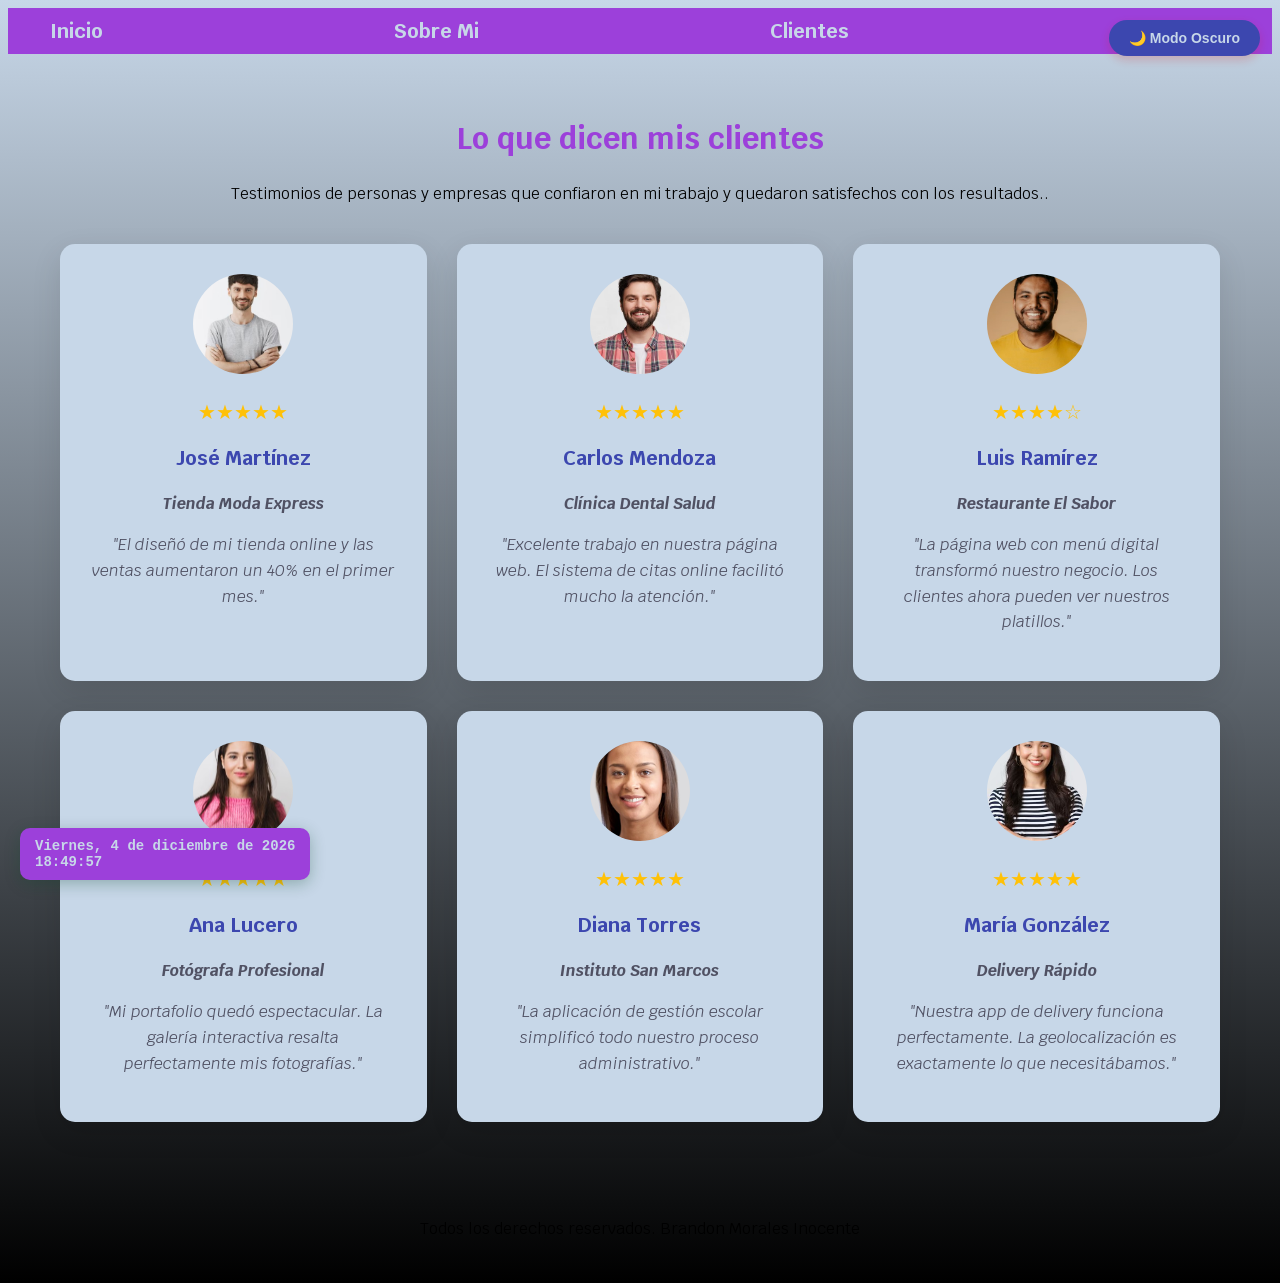
<file: Clientes.html>
<!DOCTYPE html>
<html lang="es">
<head>
    <meta charset="UTF-8">
    <meta name="viewport" content="width=device-width, initial-scale=1.0">
    <title>Clientes - Brandon Morales Inocente</title>
    <link href="https://fonts.googleapis.com/css2?family=Krub:wght@400;600;700&family=Montserrat:wght@500;700&display=swap" rel="stylesheet">
    <link rel="stylesheet" href="css/style.css">
    <style>
        /* Estilos para clientes */
        .clientes {
            max-width: 120rem;
            margin: 0 auto;
            padding: 4rem 2rem;
        }
        .grid-clientes {
            display: grid;
            grid-template-columns: repeat(3, 1fr);
            gap: 3rem;
        }
        @media (max-width: 992px) {
            .grid-clientes {
                grid-template-columns: repeat(2, 1fr);
            }
        }
        @media (max-width: 576px) {
            .grid-clientes {
                grid-template-columns: 1fr;
            }
        }
        .testimonio {
            background: var(--blanco);
            border-radius: 1.5rem;
            padding: 3rem;
            text-align: center;
            box-shadow: 0 10px 30px rgba(0,0,0,0.1);
        }
        .cliente-foto {
            width: 10rem;
            height: 10rem;
            border-radius: 50%;
            object-fit: cover;
            margin-bottom: 2rem;
        }
        .estrellas {
            color: #ffc107;
            font-size: 2rem;
            margin-bottom: 1rem;
        }
        .testimonio h3 {
            font-size: 2rem;
            color: var(--oscuro);
        }
        .empresa {
            color: var(--secundario);
            font-weight: bold;
            margin-bottom: 1rem;
        }
        .testimonio p {
            color: var(--gris);
            font-style: italic;
            line-height: 1.6;
        }
    </style>
</head>
<body>

    <nav class="nav-bg">
        <div class="navegacion-principal contenedor">
            <a href="Inicio.html">Inicio</a>
            <a href="SobreMi.html">Sobre Mi</a>
            <a href="Clientes.html">Clientes</a>
            <a href="Contacto.html">Contacto</a>
        </div>
    </nav>

    <main class="clientes">
        <div class="clientes-header" style="text-align: center; margin-bottom: 4rem;">
            <h2 style="color: var(--secundario); font-size: 3rem;">Lo que dicen mis clientes</h2>
            <p>Testimonios de personas y empresas que confiaron en mi trabajo y quedaron satisfechos con los resultados..</p>
        </div>

        <div class="grid-clientes">
            <!-- Cliente 1 -->
            <div class="testimonio">
                <img src="img/cliente1.jpg" alt="José Martínez" class="cliente-foto">
                <div class="estrellas">★★★★★</div>
                <h3>José Martínez</h3>
                <p class="empresa">Tienda Moda Express</p>
                <p>"El diseñó de mi tienda online y las ventas aumentaron un 40% en el primer mes."</p>
            </div>

            <!-- Cliente 2 -->
            <div class="testimonio">
                <img src="img/cliente2.jpg" alt="Carlos Mendoza" class="cliente-foto">
                <div class="estrellas">★★★★★</div>
                <h3>Carlos Mendoza</h3>
                <p class="empresa">Clínica Dental Salud</p>
                <p>"Excelente trabajo en nuestra página web. El sistema de citas online facilitó mucho la atención."</p>
            </div>

            <!-- Cliente 3 -->
            <div class="testimonio">
                <img src="img/cliente3.jpg" alt="Luis Ramírez" class="cliente-foto">
                <div class="estrellas">★★★★☆</div>
                <h3>Luis Ramírez</h3>
                <p class="empresa">Restaurante El Sabor</p>
                <p>"La página web con menú digital transformó nuestro negocio. Los clientes ahora pueden ver nuestros platillos."</p>
            </div>

            <!-- Cliente 4 -->
            <div class="testimonio">
                <img src="img/cliente4.jpg" alt="Ana Lucero" class="cliente-foto">
                <div class="estrellas">★★★★★</div>
                <h3>Ana Lucero</h3>
                <p class="empresa">Fotógrafa Profesional</p>
                <p>"Mi portafolio quedó espectacular. La galería interactiva resalta perfectamente mis fotografías."</p>
            </div>

            <!-- Cliente 5 -->
            <div class="testimonio">
                <img src="img/cliente5.jpg" alt="Diana Torres" class="cliente-foto">
                <div class="estrellas">★★★★★</div>
                <h3>Diana Torres</h3>
                <p class="empresa">Instituto San Marcos</p>
                <p>"La aplicación de gestión escolar simplificó todo nuestro proceso administrativo."</p>
            </div>

            <!-- Cliente 6 -->
            <div class="testimonio">
                <img src="img/cliente6.jpg" alt="María González" class="cliente-foto">
                <div class="estrellas">★★★★★</div>
                <h3>María González</h3>
                <p class="empresa">Delivery Rápido</p>
                <p>"Nuestra app de delivery funciona perfectamente. La geolocalización es exactamente lo que necesitábamos."</p>
            </div>
        </div>
    </main>

    <footer class="footer">
        <p>Todos los derechos reservados. Brandon Morales Inocente</p>
    </footer>

    <button id="btnTema">🌙 Modo Oscuro</button>
    <button id="btnTop">↑ Ir Arriba</button>
    <script src="js/script.js"></script>
</body>
</html>
</file>
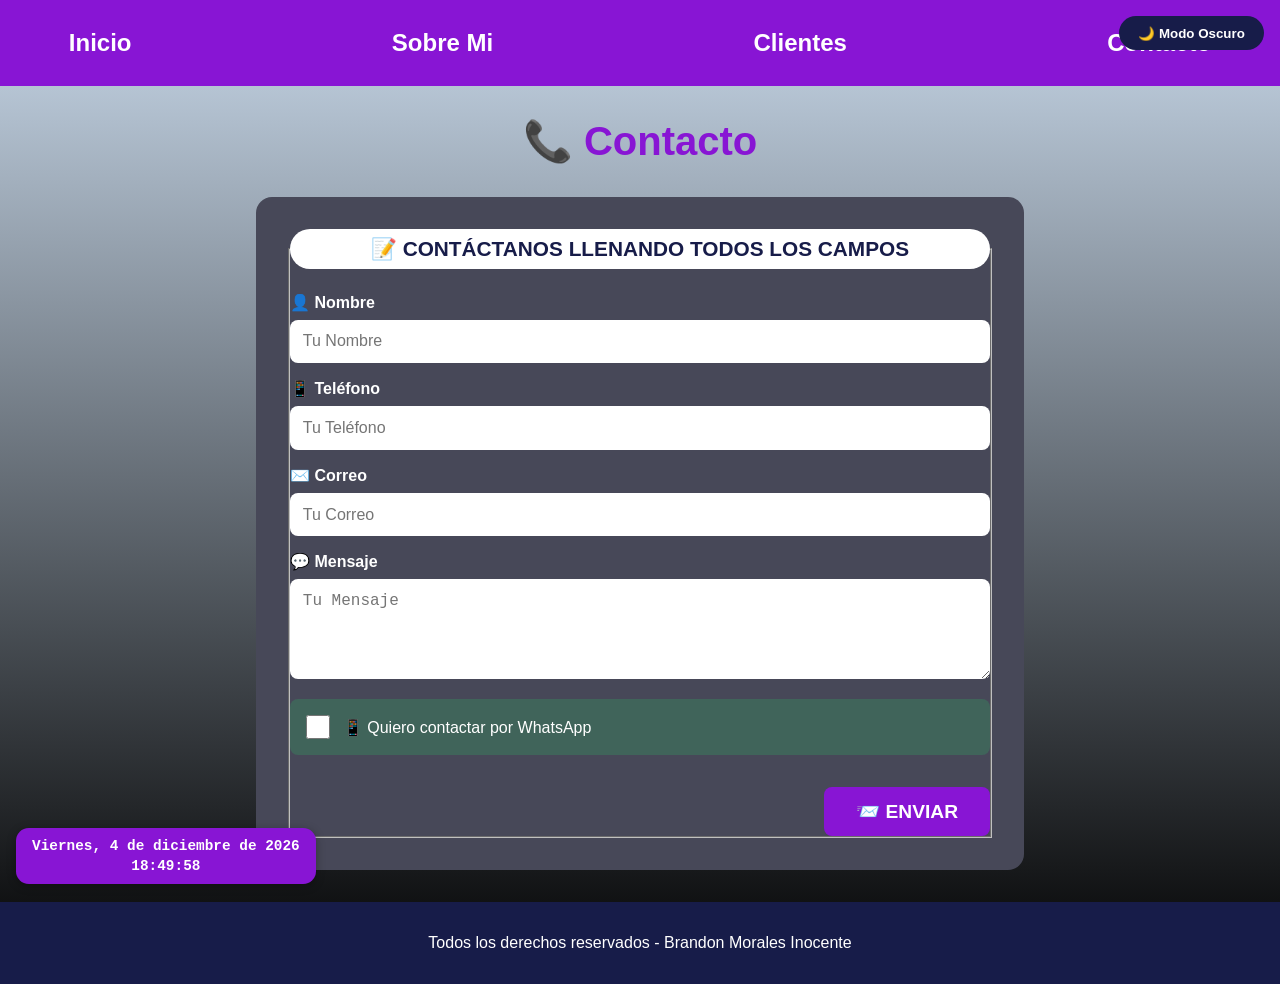
<file: Contacto.html>
<!DOCTYPE html>
<html lang="es">
<head>
    <meta charset="UTF-8">
    <meta name="viewport" content="width=device-width, initial-scale=1.0">
    <title>Contacto - Brandon Morales</title>
    <style>
        * {
            margin: 0;
            padding: 0;
            box-sizing: border-box;
        }

        body {
            font-family: Arial, Helvetica, sans-serif;
            background: linear-gradient(to top, #000000, #c7d7e8);
            min-height: 100vh;
        }

        .nav-bg {
            background-color: #8815d4;
            padding: 1rem 0;
        }

        .navegacion-principal {
            max-width: 1200px;
            margin: 0 auto;
            display: flex;
            flex-direction: column;
            gap: 0.5rem;
            padding: 0 1rem;
        }

        @media (min-width: 768px) {
            .navegacion-principal {
                flex-direction: row;
                justify-content: space-between;
            }
        }

        .navegacion-principal a {
            display: block;
            text-align: center;
            color: white;
            text-decoration: none;
            font-size: 1.5rem;
            font-weight: bold;
            padding: 0.8rem;
            border-radius: 0.5rem;
        }

        .navegacion-principal a:hover {
            background-color: #171c49;
        }

        .contacto {
            max-width: 800px;
            margin: 2rem auto;
            padding: 0 1rem;
        }

        .contacto h2 {
            color: #8815d4;
            font-size: 2.5rem;
            text-align: center;
            margin-bottom: 2rem;
        }

        .formulario {
            background-color: #474858;
            padding: 2rem;
            border-radius: 1rem;
        }

        .formulario legend {
            text-align: center;
            font-size: 1.3rem;
            text-transform: uppercase;
            font-weight: bold;
            margin-bottom: 1.5rem;
            color: #171c49;
            background: white;
            padding: 0.5rem 1rem;
            border-radius: 2rem;
            display: inline-block;
            width: 100%;
        }

        .campo {
            margin-bottom: 1rem;
        }

        .campo label {
            color: white;
            font-weight: bold;
            display: block;
            margin-bottom: 0.5rem;
        }

        .input-text {
            width: 100%;
            padding: 0.8rem;
            border: none;
            border-radius: 0.5rem;
            font-size: 1rem;
        }

        textarea.input-text {
            min-height: 100px;
            resize: vertical;
        }

        .campo-whatsapp {
            display: flex;
            align-items: center;
            gap: 0.8rem;
            margin: 1rem 0;
            padding: 1rem;
            background: rgba(37, 211, 102, 0.2);
            border-radius: 0.5rem;
        }

        .campo-whatsapp input {
            width: 1.5rem;
            height: 1.5rem;
        }

        .campo-whatsapp label {
            color: white;
            font-size: 1rem;
        }

        .btn-ir-whatsapp {
            display: none;
            background-color: #25D366;
            color: white;
            padding: 0.8rem;
            text-align: center;
            text-decoration: none;
            border-radius: 0.5rem;
            font-weight: bold;
            margin: 1rem 0;
        }

        .btn-ir-whatsapp.mostrar {
            display: block;
        }

        .boton {
            background-color: #8815d4;
            color: white;
            padding: 0.8rem 2rem;
            font-size: 1.2rem;
            font-weight: bold;
            border: none;
            border-radius: 0.5rem;
            cursor: pointer;
            margin-top: 1rem;
        }

        .boton:hover {
            background-color: #6a0dad;
        }

        .alinear-derecha {
            text-align: right;
        }

        .footer {
            text-align: center;
            padding: 2rem;
            background-color: #171c49;
            color: white;
            margin-top: 2rem;
        }

        #btnTema {
            position: fixed;
            top: 1rem;
            right: 1rem;
            background-color: #171c49;
            color: white;
            border: none;
            padding: 0.6rem 1.2rem;
            border-radius: 2rem;
            cursor: pointer;
            font-weight: bold;
            z-index: 100;
        }

        #btnTop {
            position: fixed;
            bottom: 3rem;
            right: 1rem;
            background-color: #8815d4;
            color: white;
            border: none;
            padding: 0.6rem 1.2rem;
            border-radius: 2rem;
            cursor: pointer;
            font-weight: bold;
            display: none;
            z-index: 100;
        }

        #reloj-tiempo-real {
            position: fixed;
            bottom: 1rem;
            left: 1rem;
            background-color: #8815d4;
            color: white;
            padding: 0.5rem 1rem;
            border-radius: 0.8rem;
            font-size: 0.9rem;
            font-weight: bold;
            font-family: monospace;
            z-index: 99;
            box-shadow: 0 2px 10px rgba(0,0,0,0.3);
            text-align: center;
            line-height: 1.4;
        }

        body.modo-oscuro {
            background: linear-gradient(to top, #0a0a0a, #1a1a2e);
        }

        body.modo-oscuro .formulario {
            background-color: #1e1e2e;
        }

        body.modo-oscuro .formulario legend {
            background-color: #4ecdc4;
            color: #0f0f1a;
        }

        body.modo-oscuro .campo label {
            color: #e0e0ff;
        }

        body.modo-oscuro .input-text {
            background-color: #0f0f1a;
            color: white;
            border: 1px solid #4ecdc4;
        }

        body.modo-oscuro .nav-bg {
            background-color: #1a1a2e;
        }

        body.modo-oscuro .footer {
            background-color: #0a0a0a;
        }

        body.modo-oscuro #btnTema {
            background-color: #4ecdc4;
            color: #0f0f1a;
        }

        body.modo-oscuro #reloj-tiempo-real {
            background-color: #4ecdc4;
            color: #0f0f1a;
        }
    </style>
</head>
<body>

    <nav class="nav-bg">
        <div class="navegacion-principal">
            <a href="Inicio.html">Inicio</a>
            <a href="SobreMi.html">Sobre Mi</a>
            <a href="Clientes.html">Clientes</a>
            <a href="Contacto.html">Contacto</a>
        </div>
    </nav>

    <main class="contacto">
        <h2>📞 Contacto</h2>

        <!-- ✅ EL ACTION ES TU ARCHIVO PHP -->
       <form class="formulario" action="guardar.php" method="POST">
            <fieldset>
                <legend>📝 Contáctanos llenando todos los campos</legend>

                <div class="campo">
                    <label>👤 Nombre</label>
                    <input type="text" class="input-text" id="nombre" name="nombre" placeholder="Tu Nombre" required>
                </div>

                <div class="campo">
                    <label>📱 Teléfono</label>
                    <input type="tel" class="input-text" id="telefono" name="telefono" placeholder="Tu Teléfono">
                </div>

                <div class="campo">
                    <label>✉️ Correo</label>
                    <input type="email" class="input-text" id="correo" name="correo" placeholder="Tu Correo" required>
                </div>

                <div class="campo">
                    <label>💬 Mensaje</label>
                    <textarea class="input-text" id="mensaje" name="mensaje" placeholder="Tu Mensaje" required></textarea>
                </div>

                <div class="campo-whatsapp">
                    <input type="checkbox" id="quiero-whatsapp">
                    <label for="quiero-whatsapp">📱 Quiero contactar por WhatsApp</label>
                </div>

                <a href="#" class="btn-ir-whatsapp" id="btn-whatsapp" target="_blank">
                    💬 Ir a WhatsApp →
                </a>

                <div class="alinear-derecha">
                    <button type="submit" class="boton">📨 ENVIAR</button>
                </div>
            </fieldset>
        </form>
    </main>

    <footer class="footer">
        <p>Todos los derechos reservados - Brandon Morales Inocente</p>
    </footer>

    <button id="btnTema">🌙 Modo Oscuro</button>
    <button id="btnTop">↑ Ir Arriba</button>

    <div id="reloj-tiempo-real">
        <span id="fecha"></span><br>
        <span id="hora"></span>
    </div>

    <script>
        function actualizarReloj() {
            const ahora = new Date();
            const opcionesFecha = { 
                weekday: 'long', 
                year: 'numeric', 
                month: 'long', 
                day: 'numeric' 
            };
            const fecha = ahora.toLocaleDateString('es-ES', opcionesFecha);
            const fechaFormateada = fecha.charAt(0).toUpperCase() + fecha.slice(1);
            const hora = ahora.toLocaleTimeString('es-ES', {
                hour: '2-digit',
                minute: '2-digit',
                second: '2-digit'
            });
            document.getElementById('fecha').textContent = fechaFormateada;
            document.getElementById('hora').textContent = hora;
        }
        actualizarReloj();
        setInterval(actualizarReloj, 1000);

        const btnTema = document.getElementById('btnTema');
        const body = document.body;
        const temaGuardado = localStorage.getItem('tema');
        if (temaGuardado === 'oscuro') {
            body.classList.add('modo-oscuro');
            btnTema.textContent = '☀️ Modo Claro';
        }

        btnTema.addEventListener('click', () => {
            body.classList.toggle('modo-oscuro');
            if (body.classList.contains('modo-oscuro')) {
                localStorage.setItem('tema', 'oscuro');
                btnTema.textContent = '☀️ Modo Claro';
            } else {
                localStorage.setItem('tema', 'claro');
                btnTema.textContent = '🌙 Modo Oscuro';
            }
        });

        const btnTop = document.getElementById('btnTop');
        window.addEventListener('scroll', () => {
            btnTop.style.display = window.scrollY > 300 ? 'block' : 'none';
        });
        btnTop.addEventListener('click', () => {
            window.scrollTo({ top: 0, behavior: 'smooth' });
        });

        const checkbox = document.getElementById('quiero-whatsapp');
        const btnWhatsapp = document.getElementById('btn-whatsapp');
        const telefono = '51918749246';

        checkbox.addEventListener('change', function() {
            if (this.checked) {
                const nombre = document.getElementById('nombre').value || 'cliente';
                const mensaje = document.getElementById('mensaje').value || 'Hola, quiero más información';
                const texto = `Hola, soy ${nombre}. ${mensaje}`;
                btnWhatsapp.href = `https://wa.me/${telefono}?text=${encodeURIComponent(texto)}`;
                btnWhatsapp.classList.add('mostrar');
            } else {
                btnWhatsapp.classList.remove('mostrar');
            }
        });
    </script>
</body>
</html>
</file>
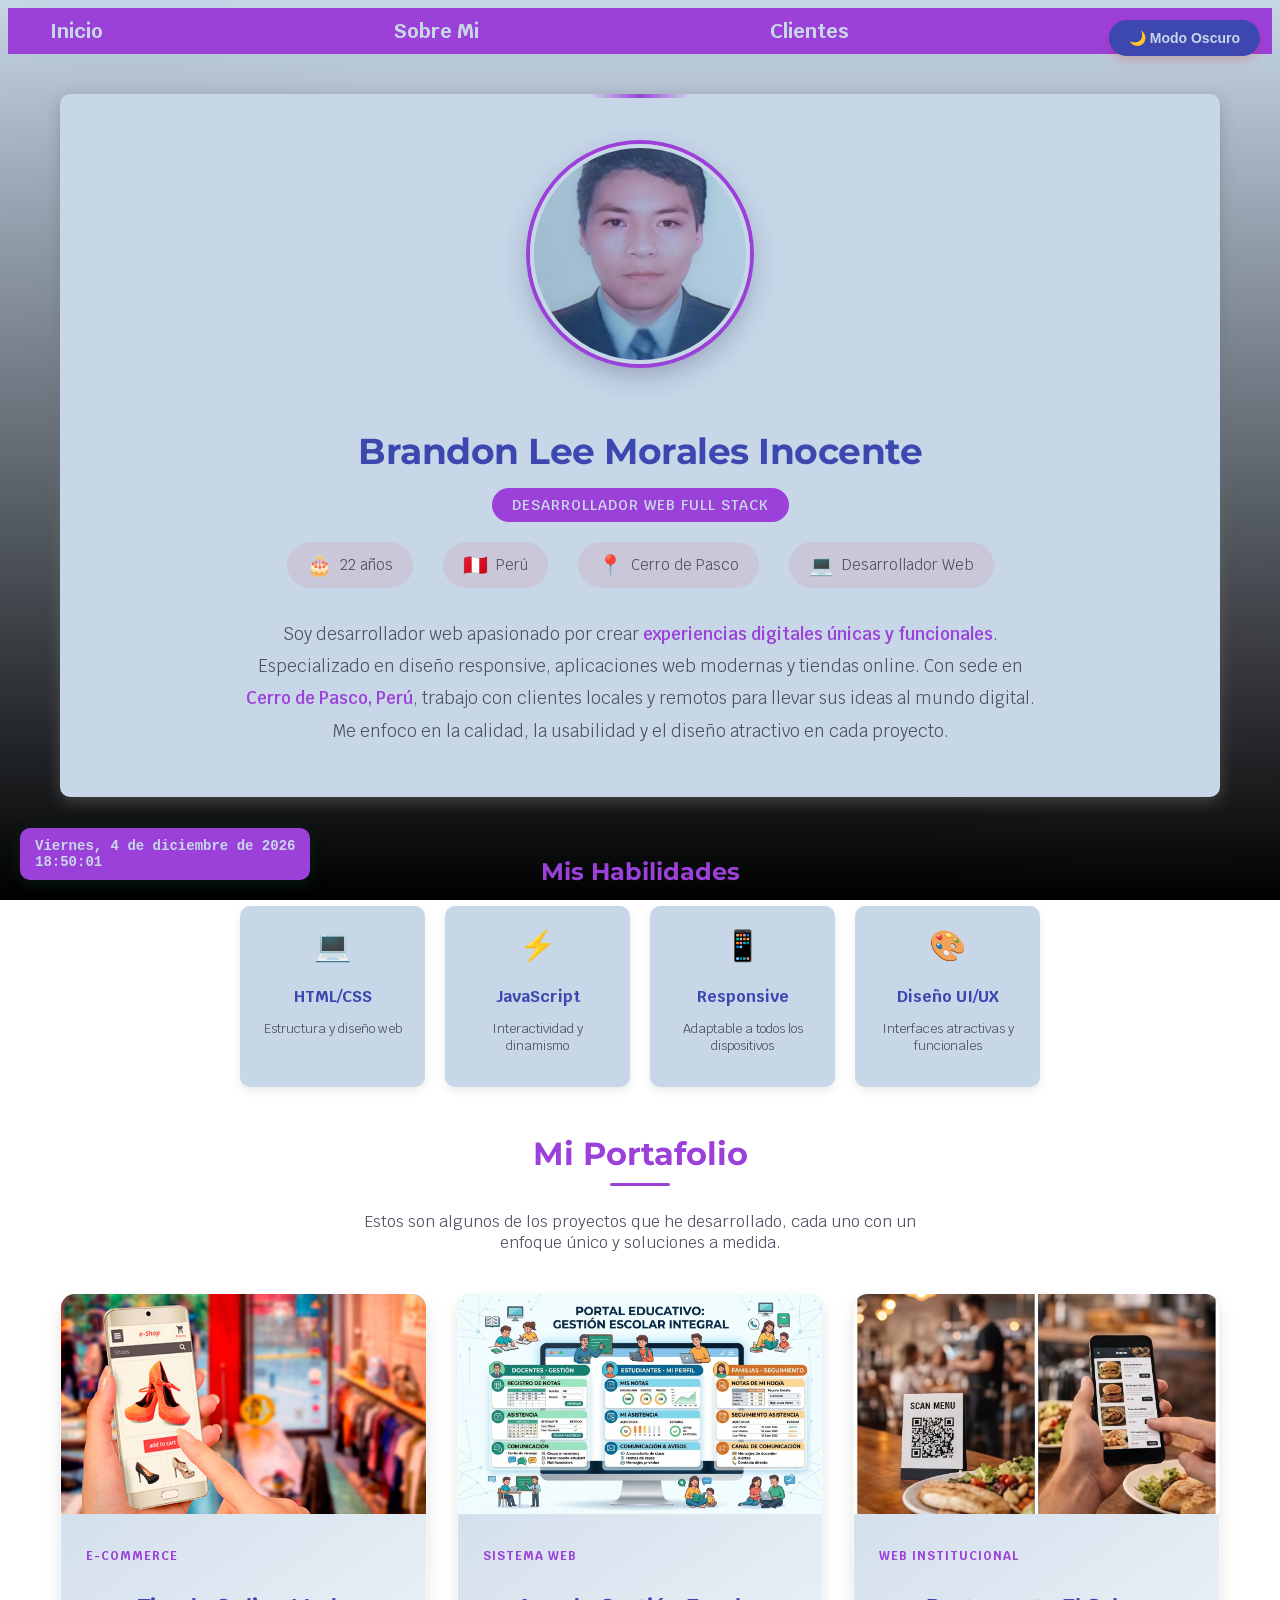
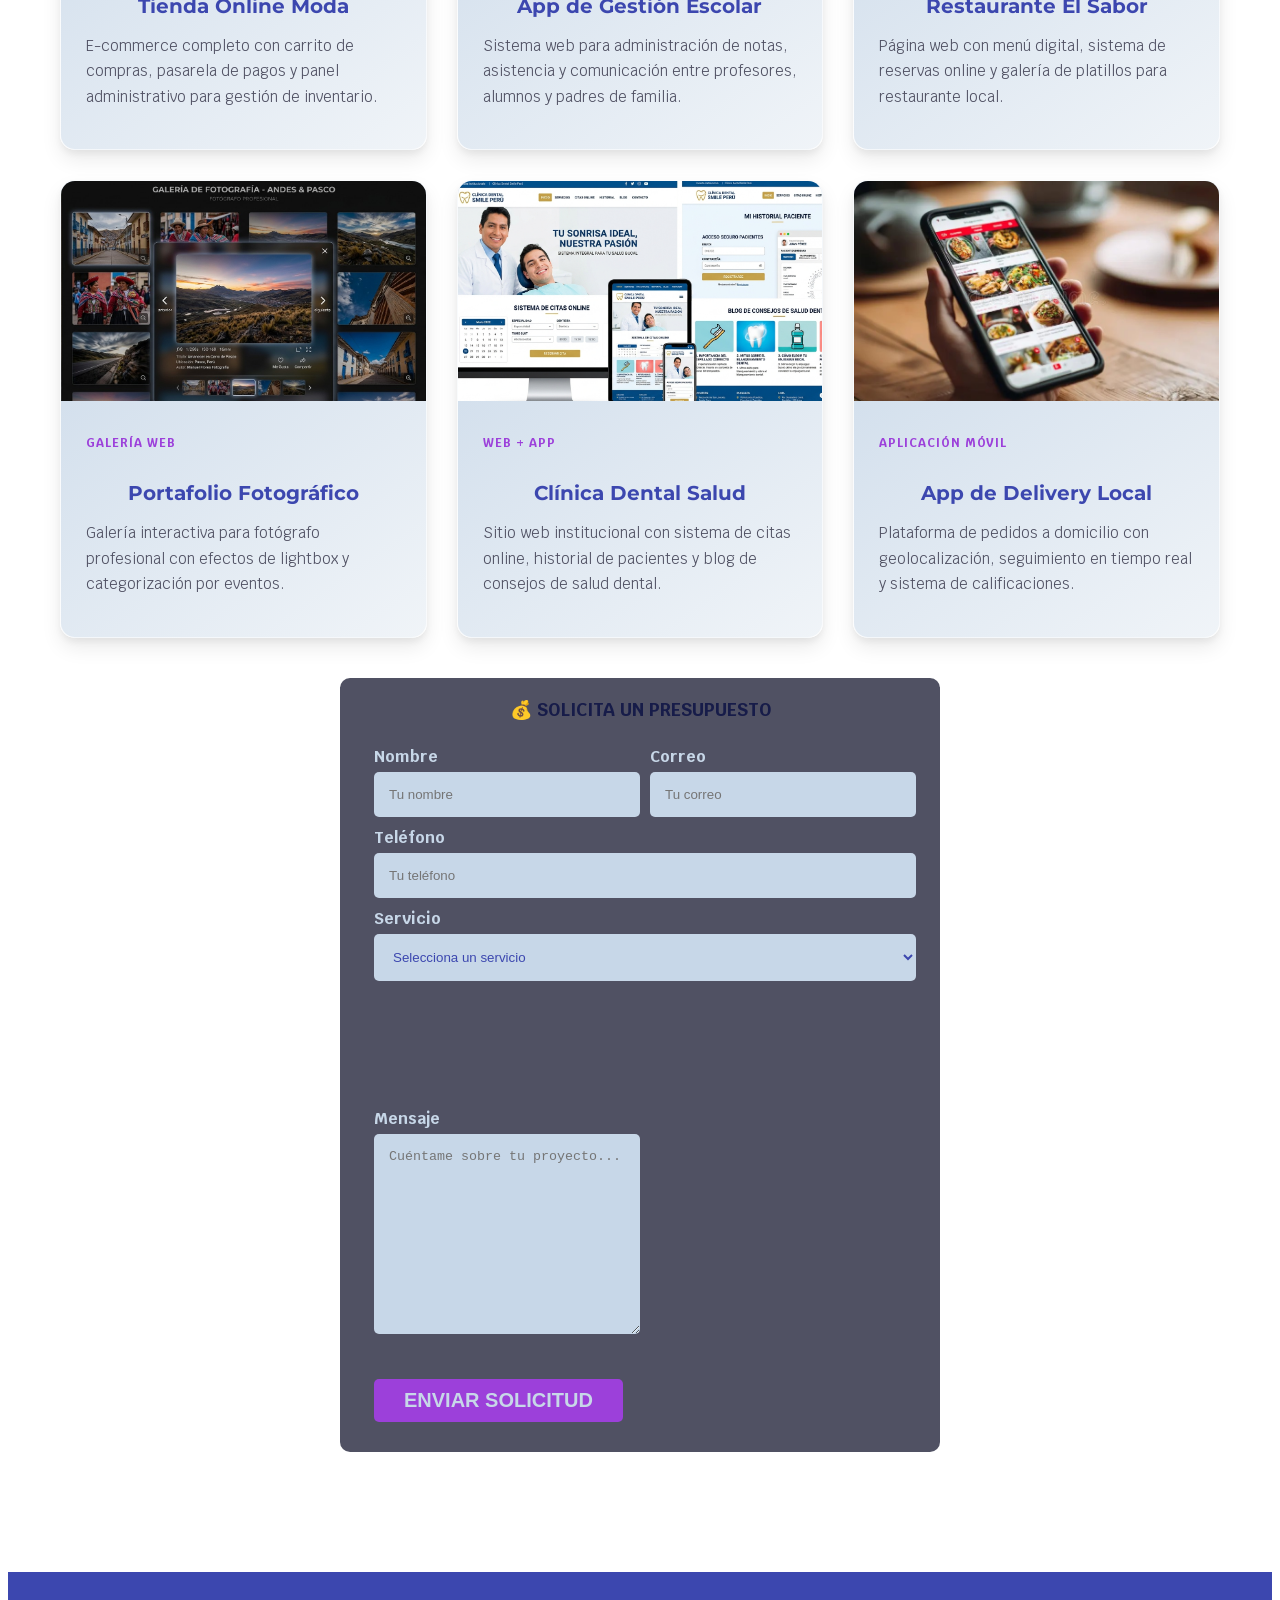
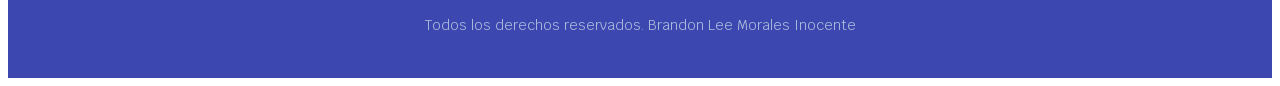
<file: SobreMi.html>
<!DOCTYPE html>
<html lang="es">
<head>
    <meta charset="UTF-8">
    <meta name="viewport" content="width=device-width, initial-scale=1.0">
    <title>Sobre Mi - Brandon Lee Morales Inocente</title>
    <link href="https://fonts.googleapis.com/css2?family=Krub:wght@400;600;700&family=Montserrat:wght@500;700&display=swap" rel="stylesheet">
    <link rel="stylesheet" href="css/style.css">
    <style>
        body {
            background-image: 
                radial-gradient(circle at 10% 20%, rgba(23, 28, 73, 0.03) 0%, transparent 20%),
                radial-gradient(circle at 90% 80%, rgba(224, 59, 94, 0.03) 0%, transparent 20%),
                linear-gradient(to top, var(--grisClaro) 0%, var(--blanco) 100%);
            background-attachment: fixed;
        }

        .sobre-mi {
            max-width: 120rem;
            margin: 0 auto;
            padding: 4rem 2rem;
        }

        .perfil {
            text-align: center;
            margin-bottom: 6rem;
            padding: 5rem 4rem;
            position: relative;
            overflow: hidden;
        }

        .perfil::before {
            content: '';
            position: absolute;
            top: 0;
            left: 50%;
            transform: translateX(-50%);
            width: 10rem;
            height: 4px;
            background: linear-gradient(90deg, transparent, var(--secundario), transparent);
            border-radius: 2px;
        }

        .foto-container {
            position: relative;
            display: inline-block;
            margin-bottom: 3rem;
        }

        .foto-perfil {
            width: 22rem;
            height: 22rem;
            border-radius: 50%;
            object-fit: cover;
            border: 4px solid var(--blanco);
            box-shadow: 0 0 0 4px var(--secundario), 0 10px 30px rgba(23, 28, 73, 0.3);
            transition: transform 0.4s ease, box-shadow 0.4s ease;
        }

        .foto-container:hover .foto-perfil {
            transform: scale(1.03);
            box-shadow: 0 0 0 6px var(--secundario), 0 15px 40px rgba(23, 28, 73, 0.4);
        }

        .perfil h2 {
            font-family: 'Montserrat', sans-serif;
            font-size: 3.6rem;
            font-weight: 700;
            color: var(--oscuro);
            margin-bottom: 1.5rem;
            letter-spacing: -0.5px;
        }

        .perfil .subtitulo {
            display: inline-block;
            background: var(--secundario);
            color: var(--blanco);
            padding: 0.8rem 2rem;
            border-radius: 3rem;
            font-size: 1.4rem;
            font-weight: 600;
            text-transform: uppercase;
            letter-spacing: 1px;
            margin-bottom: 2rem;
        }

        .datos-personales {
            display: flex;
            justify-content: center;
            gap: 3rem;
            flex-wrap: wrap;
            margin-bottom: 3rem;
        }

        .dato {
            display: flex;
            align-items: center;
            gap: 0.8rem;
            background: rgba(224, 59, 94, 0.1);
            padding: 1rem 2rem;
            border-radius: 3rem;
            font-size: 1.5rem;
            color: var(--gris);
        }

        .dato span {
            font-size: 2rem;
        }

        .perfil p {
            max-width: 80rem;
            margin: 0 auto;
            line-height: 1.9;
            color: var(--gris);
            font-size: 1.7rem;
            font-weight: 400;
        }

        .perfil p strong {
            color: var(--secundario);
            font-weight: 600;
        }

        .habilidades {
            margin-top: 4rem;
            text-align: center;
        }

        .habilidades h3 {
            font-family: 'Montserrat', sans-serif;
            font-size: 2.4rem;
            color: var(--secundario);
            margin-bottom: 2rem;
        }

        .grid-habilidades {
            display: grid;
            grid-template-columns: repeat(4, 1fr);
            gap: 2rem;
            max-width: 80rem;
            margin: 0 auto;
        }

        @media (max-width: 768px) {
            .grid-habilidades {
                grid-template-columns: repeat(2, 1fr);
            }
        }

        .habilidad {
            background: var(--blanco);
            padding: 2rem;
            border-radius: 1rem;
            box-shadow: 0 4px 10px rgba(0,0,0,0.08);
            transition: transform 0.3s ease;
        }

        .habilidad:hover {
            transform: translateY(-5px);
        }

        .habilidad .icono {
            font-size: 3rem;
            margin-bottom: 1rem;
        }

        .habilidad h4 {
            color: var(--oscuro);
            font-size: 1.6rem;
            margin-bottom: 0.5rem;
        }

        .habilidad p {
            color: var(--gris);
            font-size: 1.3rem;
        }

        .portafolio {
            margin-top: 2rem;
        }

        .portafolio-header {
            text-align: center;
            margin-bottom: 4rem;
        }

        .portafolio-header h2 {
            font-family: 'Montserrat', sans-serif;
            font-size: 3.2rem;
            color: var(--secundario);
            margin-bottom: 1rem;
            position: relative;
            display: inline-block;
        }

        .portafolio-header h2::after {
            content: '';
            display: block;
            width: 6rem;
            height: 3px;
            background: var(--secundario);
            margin: 1rem auto 0;
            border-radius: 2px;
        }

        .portafolio-header p {
            color: var(--gris);
            font-size: 1.6rem;
            max-width: 60rem;
            margin: 1.5rem auto 0;
        }

        .grid-proyectos {
            display: grid;
            grid-template-columns: repeat(3, 1fr);
            gap: 3rem;
        }

        @media (max-width: 992px) {
            .grid-proyectos {
                grid-template-columns: repeat(2, 1fr);
            }
        }

        @media (max-width: 576px) {
            .grid-proyectos {
                grid-template-columns: 1fr;
            }
        }

        .proyecto {
            background: linear-gradient(145deg, var(--blanco), #f0f4f8);
            border-radius: 1.5rem;
            overflow: hidden;
            box-shadow: 
                0 4px 6px rgba(0, 0, 0, 0.05),
                0 10px 20px rgba(0, 0, 0, 0.08);
            transition: all 0.4s cubic-bezier(0.175, 0.885, 0.32, 1.275);
            border: 1px solid rgba(255, 255, 255, 0.8);
            position: relative;
        }

        .proyecto::before {
            content: '';
            position: absolute;
            top: 0;
            left: 0;
            width: 100%;
            height: 4px;
            background: linear-gradient(90deg, var(--secundario), var(--primario));
            transform: scaleX(0);
            transform-origin: left;
            transition: transform 0.4s ease;
        }

        .proyecto:hover {
            transform: translateY(-8px);
            box-shadow: 
                0 12px 24px rgba(0, 0, 0, 0.12),
                0 4px 8px rgba(0, 0, 0, 0.06);
        }

        .proyecto:hover::before {
            transform: scaleX(1);
        }

        .proyecto img {
            width: 100%;
            height: 22rem;
            object-fit: cover;
            transition: transform 0.5s ease;
        }

        .proyecto:hover img {
            transform: scale(1.05);
        }

        .proyecto-info {
            padding: 2.5rem;
        }

        .proyecto-info .categoria {
            display: inline-block;
            font-size: 1.2rem;
            color: var(--secundario);
            text-transform: uppercase;
            letter-spacing: 1px;
            font-weight: 700;
            margin-bottom: 1rem;
        }

        .proyecto-info h3 {
            font-family: 'Montserrat', sans-serif;
            font-size: 2rem;
            color: var(--oscuro);
            margin-bottom: 1.2rem;
            font-weight: 700;
        }

        .proyecto-info p {
            color: var(--gris);
            line-height: 1.7;
            font-size: 1.5rem;
        }

        .footer {
            text-align: center;
            padding: 3rem;
            margin-top: 4rem;
            background: var(--oscuro);
            color: var(--blanco);
        }

        .footer p {
            font-size: 1.4rem;
            opacity: 0.8;
        }
    </style>
</head>
<body>
    
    <nav class="nav-bg">
        <div class="navegacion-principal contenedor">
            <a href="Inicio.html">Inicio</a>
            <a href="SobreMi.html">Sobre Mi</a>
            <a href="Clientes.html">Clientes</a>
            <a href="Contacto.html">Contacto</a>
        </div>
    </nav>

    <main class="sobre-mi">
        
        <section class="perfil sombra">
            <div class="foto-container">
                <img src="img/foto-perfil.jpg" alt="Brandon Lee Morales Inocente" class="foto-perfil">
            </div>
            
            <h2>Brandon Lee Morales Inocente</h2>
            <span class="subtitulo">Desarrollador Web Full Stack</span>
            
            <div class="datos-personales">
                <div class="dato">
                    <span>🎂</span> 22 años
                </div>
                <div class="dato">
                    <span>🇵🇪</span> Perú
                </div>
                <div class="dato">
                    <span>📍</span> Cerro de Pasco
                </div>
                <div class="dato">
                    <span>💻</span> Desarrollador Web
                </div>
            </div>
            
            <p>
                Soy desarrollador web apasionado por crear <strong>experiencias digitales únicas y funcionales</strong>. 
                Especializado en diseño responsive, aplicaciones web modernas y tiendas online. 
                Con sede en <strong>Cerro de Pasco, Perú</strong>, trabajo con clientes locales y remotos para llevar 
                sus ideas al mundo digital. Me enfoco en la calidad, la usabilidad y el diseño 
                atractivo en cada proyecto.
            </p>
        </section>

        <section class="habilidades">
            <h3>Mis Habilidades</h3>
            <div class="grid-habilidades">
                <div class="habilidad">
                    <div class="icono">💻</div>
                    <h4>HTML/CSS</h4>
                    <p>Estructura y diseño web</p>
                </div>
                <div class="habilidad">
                    <div class="icono">⚡</div>
                    <h4>JavaScript</h4>
                    <p>Interactividad y dinamismo</p>
                </div>
                <div class="habilidad">
                    <div class="icono">📱</div>
                    <h4>Responsive</h4>
                    <p>Adaptable a todos los dispositivos</p>
                </div>
                <div class="habilidad">
                    <div class="icono">🎨</div>
                    <h4>Diseño UI/UX</h4>
                    <p>Interfaces atractivas y funcionales</p>
                </div>
            </div>
        </section>

        <section class="portafolio">
            <div class="portafolio-header">
                <h2>Mi Portafolio</h2>
                <p>Estos son algunos de los proyectos que he desarrollado, cada uno con un enfoque único y soluciones a medida.</p>
            </div>
            
            <div class="grid-proyectos">
                
                <div class="proyecto">
                    <img src="img/proyecto1.jpg" alt="Tienda Online Moda">
                    <div class="proyecto-info">
                        <span class="categoria">E-Commerce</span>
                        <h3>Tienda Online Moda</h3>
                        <p>E-commerce completo con carrito de compras, pasarela de pagos y panel administrativo para gestión de inventario.</p>
                    </div>
                </div>

                <div class="proyecto">
                    <img src="img/proyecto2.jpg" alt="App de Gestión Escolar">
                    <div class="proyecto-info">
                        <span class="categoria">Sistema Web</span>
                        <h3>App de Gestión Escolar</h3>
                        <p>Sistema web para administración de notas, asistencia y comunicación entre profesores, alumnos y padres de familia.</p>
                    </div>
                </div>

                <div class="proyecto">
                    <img src="img/proyecto3.jpg" alt="Restaurante El Sabor">
                    <div class="proyecto-info">
                        <span class="categoria">Web Institucional</span>
                        <h3>Restaurante El Sabor</h3>
                        <p>Página web con menú digital, sistema de reservas online y galería de platillos para restaurante local.</p>
                    </div>
                </div>

                <div class="proyecto">
                    <img src="img/proyecto4.jpg" alt="Portafolio Fotográfico">
                    <div class="proyecto-info">
                        <span class="categoria">Galería Web</span>
                        <h3>Portafolio Fotográfico</h3>
                        <p>Galería interactiva para fotógrafo profesional con efectos de lightbox y categorización por eventos.</p>
                    </div>
                </div>

                <div class="proyecto">
                    <img src="img/proyecto5.png" alt="Clínica Dental Salud">
                    <div class="proyecto-info">
                        <span class="categoria">Web + App</span>
                        <h3>Clínica Dental Salud</h3>
                        <p>Sitio web institucional con sistema de citas online, historial de pacientes y blog de consejos de salud dental.</p>
                    </div>
                </div>

                <div class="proyecto">
                    <img src="img/proyecto6.jpg" alt="App de Delivery Local">
                    <div class="proyecto-info">
                        <span class="categoria">Aplicación Móvil</span>
                        <h3>App de Delivery Local</h3>
                        <p>Plataforma de pedidos a domicilio con geolocalización, seguimiento en tiempo real y sistema de calificaciones.</p>
                    </div>
                </div>

            </div>
        </section>

        <!-- FORMULARIO PRESUPUESTO CORREGIDO (con el mismo estilo del contacto) -->
        <div class="formulario" style="margin: 4rem auto; max-width: 70rem;">
            <form action="guardar_presupuesto.php" method="POST">
                <fieldset>
                    <legend>💰 Solicita un presupuesto</legend>
                    <div class="contenedor-campos">
                        <div class="campo">
                            <label>Nombre</label>
                            <input type="text" class="input-text" name="nombre" placeholder="Tu nombre" required>
                        </div>
                        <div class="campo">
                            <label>Correo</label>
                            <input type="email" class="input-text" name="email" placeholder="Tu correo" required>
                        </div>
                        <div class="campo">
                            <label>Teléfono</label>
                            <input type="tel" class="input-text" name="telefono" placeholder="Tu teléfono">
                        </div>
                        <div class="campo">
                            <label>Servicio</label>
                            <select name="servicio" class="input-text">
                                <option value="">Selecciona un servicio</option>
                                <option value="web">Diseño Web</option>
                                <option value="ecommerce">Tienda Online</option>
                                <option value="app">Aplicación Web</option>
                            </select>
                        </div>
                        <div class="campo">
                            <label>Mensaje</label>
                            <textarea class="input-text" name="mensaje" placeholder="Cuéntame sobre tu proyecto..." rows="4" required></textarea>
                        </div>
                    </div>
                    <div class="alinear-derecha">
                        <button type="submit" class="boton">Enviar solicitud</button>
                    </div>
                </fieldset>
            </form>
        </div>

    </main>

    <footer class="footer">
        <p>Todos los derechos reservados. Brandon Lee Morales Inocente</p>
    </footer>

    <button id="btnTema">🌙 Modo Oscuro</button>
    <button id="btnTop">↑ Ir Arriba</button>
    <script src="js/script.js"></script>
</body>
</html>
</file>
<file: css/style.css>
:root {
    --blanco: #c7d7e8;
    --oscuro: #3c47af;
    --primario: #171c49;
    --secundario: #9c40da;
    --gris: #505163;
    --grisClaro: #000000;
}

/* Globales */
html {
    font-size: 62.5%;
    box-sizing: border-box;
    scroll-snap-type: y proximity;
}

/* Scroll Snap */
.servicios,
.navegacion-principal,
.formulario {
    scroll-snap-align: center;
    scroll-snap-stop: always;
}

*, *:before, *:after {
    box-sizing: inherit;
}

body {
    font-size: 16px;
    font-family: 'Krub', sans-serif;
    background: linear-gradient(to top, var(--grisClaro) 0%, var(--blanco) 100%);
    transition: background 0.3s ease, color 0.3s ease;
    min-height: 100vh;
}

/* Transiciones suaves para todos los elementos */
.sombra, .nav-bg, .formulario, .servicio .iconos, .boton, 
.navegacion-principal a, .input-text, .campo label {
    transition: all 0.3s ease;
}

.contenedor {
    max-width: 120rem;
    margin: 0 auto;
}

.boton {
    background-color: var(--secundario);
    color: var(--blanco);
    padding: 1rem 3rem;
    margin-top: 3rem;
    font-size: 2rem;
    text-decoration: none;
    text-transform: uppercase;
    font-weight: bold;
    border-radius: .5rem;
    width: 90%;
    text-align: center;
    border: none;
}

@media (min-width: 768px) {
    .boton {
        width: auto;
    }
}

.boton:hover {
    cursor: pointer;
    transform: scale(1.05);
    background-color: var(--primario);
}

.sombra {
    box-shadow: 0px 5px 15px 0px rgba(112,112,112,0.48);
    background-color: var(--blanco);
    padding: 2rem;
    border-radius: 1rem;
}

/* Tipografia */
h1 {
    font-size: 3.8rem;
}
h2 {
    font-size: 2.8rem;
}
h3 {
    font-size: 1.8rem;
}
h1, h2, h3 {
    text-align: center;
}

/* Titulos */
.titulo span {
    font-size: 2rem;
}

/* Utilidades */
.w-sm-100 {
    width: 100%;
}

@media (min-width: 768px) {
    .w-sm-100 {
        width: auto;
    }
}

.flex {
    display: flex;
}

.alinear-derecha {
    justify-content: flex-end;
}

/* Navegacion Principal */
.nav-bg {
    background-color: var(--secundario);
}

.navegacion-principal {
    display: flex;
    flex-direction: column;
}

@media (min-width: 768px) {
    .navegacion-principal {
        flex-direction: row;
        justify-content: space-between;
    }
}

.navegacion-principal a {
    display: block;
    text-align: center;
    color: var(--blanco);
    text-decoration: none;
    font-size: 2rem;
    font-weight: 700;
    padding: 1rem;
}

.navegacion-principal a:hover {
    background-color: var(--primario);
    color: var(--oscuro);
}

/* Hero */
.hero {
    background-image: url(../img/hero.jpg);
    background-repeat: no-repeat;
    background-size: cover;
    height: 450px;
    position: relative;
    margin-bottom: 2rem;
}

.contenido-hero {
    position: absolute;
    background-color: rgb(0 0 0 / 70%);
    width: 100%;
    height: 100%;
    display: flex;
    flex-direction: column;
    align-items: center;
    justify-content: center;
}

.contenido-hero h2, 
.contenido-hero p {
    color: var(--blanco);
}

.contenido-hero .ubicacion {
    display: flex;
    align-items: flex-end;
}

/* Servicios */
@media (min-width: 768px) {
    .servicios {
        display: grid;
        grid-template-columns: repeat(3, 1fr);
        column-gap: 1rem;
    }
}

.servicio {
    display: flex;
    flex-direction: column;
    align-items: center;
}

.servicio h3 {
    color: var(--secundario);
    font-weight: normal;
}

.servicio p {
    line-height: 2;
    text-align: center;
}

.servicio .iconos {
    height: 15rem;
    width: 15rem;
    background-color: var(--primario);
    border-radius: 50%;
    display: flex;
    justify-content: space-evenly;
    align-items: center;
}

/* Contacto */
.formulario {
    background-color: var(--gris);
    width: min(60rem, 100%);
    margin: 0 auto;
    padding: 2rem;
    border-radius: 1rem;
}

.formulario fieldset {
    border: none;
}

.formulario legend {
    text-align: center;
    font-size: 1.8rem;
    text-transform: uppercase;
    font-weight: 700;
    margin-bottom: 2rem;
    color: var(--primario);
}

@media (min-width: 768px) {
    .contenedor-campos {
        display: grid;
        grid-template-columns: 50% 50%;
        grid-template-rows: auto auto 20rem;
        column-gap: 1rem;
    }

    .campo:nth-child(3),
    .campo:nth-child(4) {
        grid-column: 1 / 3;
    }
}

.campo {
    margin-bottom: 1rem;
}

.campo label {
    color: var(--blanco);
    font-weight: bold;
    margin-bottom: .5rem;
    display: block;
}

.campo textarea {
    height: 20rem;
}

.input-text {
    width: 100%;
    border: none;
    padding: 1.5rem;
    border-radius: .5rem;
    background-color: var(--blanco);
    color: var(--oscuro);
}

/* Footer */
.footer {
    text-align: center;
    padding: 2rem;
    margin-top: 2rem;
}

/* ============================================
   BOTÓN "IR ARRIBA"
   ============================================ */

#btnTop {
    display: none;
    position: fixed;
    bottom: 3rem;
    right: 3rem;
    z-index: 99;
    background-color: var(--secundario);
    color: var(--blanco);
    border: none;
    outline: none;
    cursor: pointer;
    padding: 1.5rem 2rem;
    border-radius: 1rem;
    font-size: 1.6rem;
    font-weight: bold;
    box-shadow: 0 4px 15px rgba(128, 132, 196, 0.3);
    transition: all 0.3s ease;
}

#btnTop:hover {
    background-color: var(--primario);
    transform: translateY(-3px);
    box-shadow: 0 6px 20px rgba(23, 190, 51, 0.4);
}

/* ============================================
   BOTÓN MODO OSCURO/CLARO
   ============================================ */

#btnTema {
    position: fixed;
    top: 2rem;
    right: 2rem;
    z-index: 100;
    background-color: var(--oscuro);
    color: var(--blanco);
    border: none;
    outline: none;
    cursor: pointer;
    padding: 1rem 2rem;
    border-radius: 3rem;
    font-size: 1.4rem;
    font-weight: bold;
    box-shadow: 0 4px 10px rgba(218, 16, 16, 0.2);
    transition: all 0.3s ease;
}

#btnTema:hover {
    transform: scale(1.05);
    box-shadow: 0 6px 15px rgba(107, 224, 11, 0.3);
}

/* ============================================
   MODO OSCURO 
   ============================================ */

body.modo-oscuro {
    --blanco: #0f0f1a;
    --oscuro: #e0e0ff;
    --primario: #ff6b6b;
    --secundario: #4ecdc4;
    --gris: #1a1a2e;
    --grisClaro: #16213e;
}

body.modo-oscuro .nav-bg {
    background-color: #1a1a2e;
}

body.modo-oscuro .sombra {
    background-color: #1a1a2e;
    box-shadow: 0px 5px 15px 0px rgba(0,0,0,0.3);
}

body.modo-oscuro .formulario {
    background-color: #16213e;
}

body.modo-oscuro .campo label {
    color: #e0e0ff;
}

body.modo-oscuro .input-text {
    background-color: #0f0f1a;
    color: #e0e0ff;
    border: 1px solid #4ecdc4;
}

body.modo-oscuro .servicio .iconos {
    background-color: #4ecdc4;
}

body.modo-oscuro .servicio h3 {
    color: #4ecdc4;
}

body.modo-oscuro .footer {
    color: #e0e0ff;
}

body.modo-oscuro #btnTema {
    background-color: #4ecdc4;
    color: #0f0f1a;
}

body.modo-oscuro .navegacion-principal a:hover {
    background-color: #ff6b6b;
    color: #0f0f1a;
}

body.modo-oscuro .boton {
    background-color: #4ecdc4;
    color: #0f0f1a;
}

body.modo-oscuro .boton:hover {
    background-color: #ff6b6b;
    color: #0f0f1a;
}

body.modo-oscuro .contenido-hero h2,
body.modo-oscuro .contenido-hero p {
    color: #e0e0ff;
}

body.modo-oscuro .formulario legend {
    color: #4ecdc4;
}

body.modo-oscuro #btnTop {
    background-color: #4ecdc4;
    color: #0f0f1a;
}

body.modo-oscuro #btnTop:hover {
    background-color: #ff6b6b;
    color: #0f0f1a;
}
</file>
